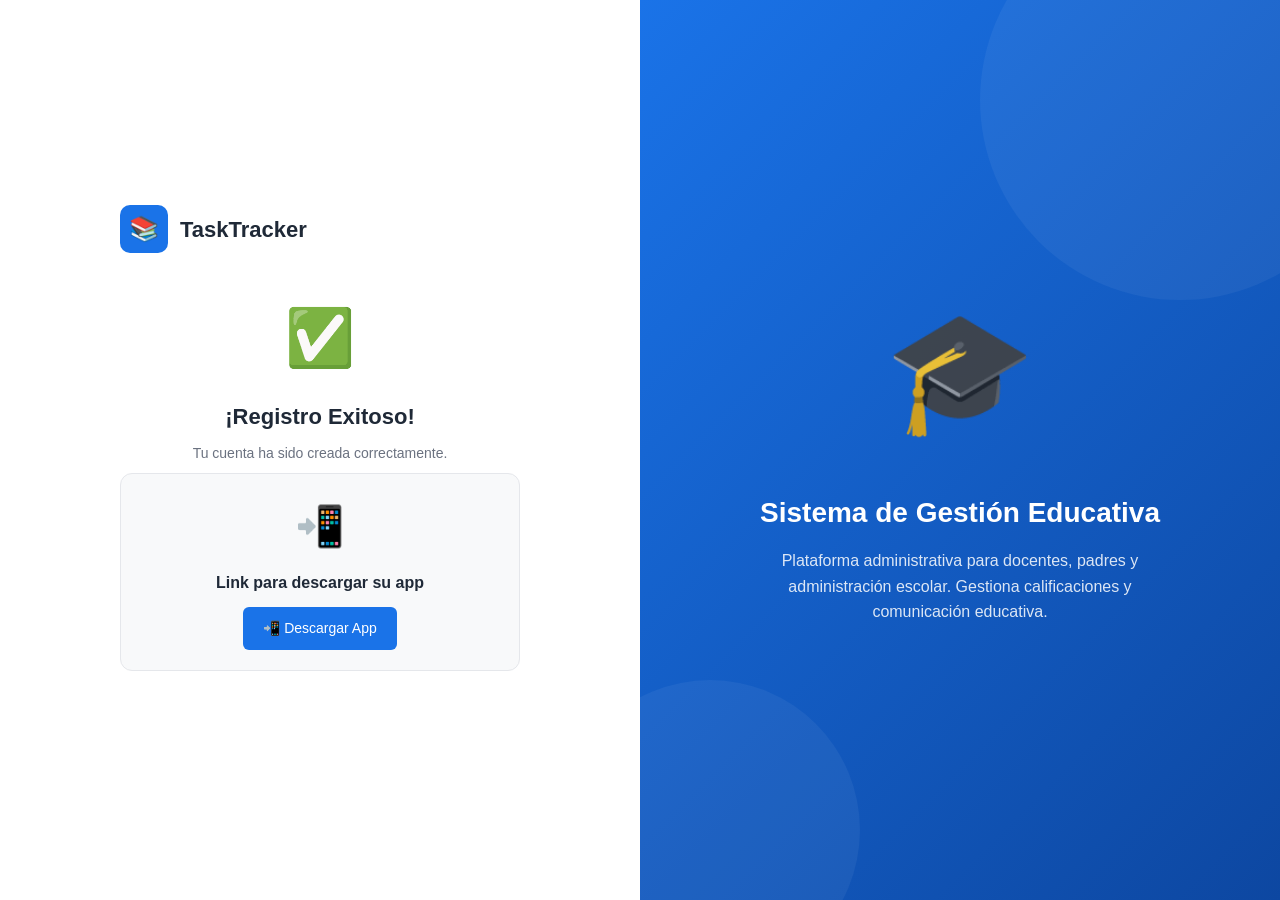
<file: descarga-app.html>
<!DOCTYPE html>
<html lang="es">
<head>
  <meta charset="UTF-8" />
  <meta name="viewport" content="width=device-width, initial-scale=1.0" />
  <title>Registro Exitoso — Sistema de Gestión Educativa</title>
  <link rel="stylesheet" href="assets/css/style.css" />
</head>
<body class="login-page">

  <div class="login-left">
    <div class="login-container">

      <div class="login-logo">
        <div class="login-logo-icon">📚</div>
        <span class="login-logo-text">TaskTracker</span>
      </div>

      <div id="successContainer" style="text-align: center;">
        <div style="font-size: 56px; margin-bottom: 16px;">✅</div>
        <h2 style="font-size: 22px; font-weight: 700; margin-bottom: 8px; color: var(--text-primary);">¡Registro Exitoso!</h2>
        <p style="font-size: 14px; color: var(--text-secondary); margin-bottom: 8px; line-height: 1.6;" id="mensajeExito">
          Tu cuenta ha sido creada correctamente.
        </p>

        <div id="downloadSection" style="background: var(--bg-secondary); border-radius: 12px; padding: 20px; margin-bottom: 24px; border: 1px solid var(--border-color);">
          <div style="font-size: 40px; margin-bottom: 12px;" id="iconoDescarga">📲</div>
          <h3 style="font-size: 16px; font-weight: 600; margin-bottom: 12px; color: var(--text-primary);">
            Link para descargar su app
          </h3>
          <a href="#" id="btnDescarga" class="btn btn-primary" style="text-decoration: none; display: inline-flex; align-items: center; gap: 8px;" onclick="showToast('Enlace de descarga disponible próximamente')">
            📲 Descargar App
          </a>
        </div>

      </div>

    </div>
  </div>

  <div class="login-right">
    <div class="login-illustration">
      <div class="login-illustration-icon">🎓</div>
      <h2>Sistema de Gestión Educativa</h2>
      <p>
        Plataforma administrativa para docentes, padres y administración escolar.
        Gestiona calificaciones y comunicación educativa.
      </p>
    </div>
  </div>

  <script src="assets/js/main.js"></script>
  <script>
    document.addEventListener('DOMContentLoaded', function () {
      var params = new URLSearchParams(window.location.search)
      var rol = params.get('rol') || ''
      var icono = document.getElementById('iconoDescarga')
      var btnDescarga = document.getElementById('btnDescarga')

      if (rol === 'DOCENTE') {
        icono.textContent = '👨‍🏫'
        btnDescarga.innerHTML = '📲 Descargar App Docente'
      } else if (rol === 'PADRE') {
        icono.textContent = '👪'
        btnDescarga.innerHTML = '📲 Descargar App Padres de Familia'
      }
    })
  </script>
</body>
</html>
</file>
<file: assets/css/style.css>
/* ==========================================================
   Sistema de Gestión Educativa
   Estilos Globales Compartidos
   Inspirado en: Microsoft Teams, Google Classroom, Material Design
   ========================================================== */

/* ----- Variables CSS (Tema Claro por defecto) ----- */
:root {
  --primary: #1a73e8;
  --primary-dark: #1557b0;
  --primary-light: #e8f0fe;
  --secondary: #34a853;
  --secondary-light: #e6f4ea;
  --warning: #fbbc04;
  --warning-light: #fef7e0;
  --danger: #ea4335;
  --danger-light: #fce8e6;
  --info: #4285f4;

  --bg-primary: #ffffff;
  --bg-secondary: #f8f9fa;
  --bg-sidebar: #1e293b;
  --bg-sidebar-hover: #334155;
  --bg-sidebar-active: #1a73e8;
  --bg-card: #ffffff;
  --bg-modal-overlay: rgba(0, 0, 0, 0.5);
  --bg-input: #f1f3f4;

  --text-primary: #1f2937;
  --text-secondary: #6b7280;
  --text-light: #9ca3af;
  --text-white: #ffffff;
  --text-sidebar: #cbd5e1;
  --text-sidebar-active: #ffffff;

  --border-color: #e5e7eb;
  --border-light: #f3f4f6;
  --shadow-sm: 0 1px 3px rgba(0, 0, 0, 0.08);
  --shadow-md: 0 4px 12px rgba(0, 0, 0, 0.1);
  --shadow-lg: 0 8px 30px rgba(0, 0, 0, 0.12);
  --radius-sm: 6px;
  --radius-md: 10px;
  --radius-lg: 16px;
  --radius-xl: 20px;

  --sidebar-width: 260px;
  --sidebar-collapsed: 70px;
  --navbar-height: 64px;
  --transition: 0.3s cubic-bezier(0.4, 0, 0.2, 1);
}

/* ----- Tema Oscuro ----- */
[data-theme="dark"] {
  --bg-primary: #0f172a;
  --bg-secondary: #1e293b;
  --bg-sidebar: #0b1120;
  --bg-sidebar-hover: #1e293b;
  --bg-card: #1e293b;
  --bg-input: #334155;

  --text-primary: #f1f5f9;
  --text-secondary: #94a3b8;
  --text-light: #64748b;
  --text-sidebar: #94a3b8;

  --border-color: #334155;
  --border-light: #1e293b;
  --shadow-sm: 0 1px 3px rgba(0, 0, 0, 0.3);
  --shadow-md: 0 4px 12px rgba(0, 0, 0, 0.4);
  --shadow-lg: 0 8px 30px rgba(0, 0, 0, 0.5);
}

/* ----- Reset y Base ----- */
*, *::before, *::after {
  margin: 0;
  padding: 0;
  box-sizing: border-box;
}

html {
  font-size: 16px;
  scroll-behavior: smooth;
}

body {
  font-family: 'Segoe UI', -apple-system, BlinkMacSystemFont, 'Roboto', 'Helvetica Neue', Arial, sans-serif;
  background: var(--bg-secondary);
  color: var(--text-primary);
  line-height: 1.6;
  overflow-x: hidden;
  transition: background var(--transition), color var(--transition);
}

a {
  text-decoration: none;
  color: inherit;
}

ul, ol {
  list-style: none;
}

img {
  max-width: 100%;
  height: auto;
  display: block;
}

button {
  cursor: pointer;
  border: none;
  background: none;
  font-family: inherit;
  font-size: inherit;
  color: inherit;
}

input, select, textarea {
  font-family: inherit;
  font-size: inherit;
  outline: none;
  border: none;
}

/* ----- Scrollbar personalizada ----- */
::-webkit-scrollbar {
  width: 6px;
  height: 6px;
}

::-webkit-scrollbar-track {
  background: var(--bg-secondary);
}

::-webkit-scrollbar-thumb {
  background: var(--text-light);
  border-radius: 3px;
}

::-webkit-scrollbar-thumb:hover {
  background: var(--text-secondary);
}

/* ==========================================================
   LAYOUT PRINCIPAL
   ========================================================== */

.app-layout {
  display: flex;
  min-height: 100vh;
}

/* ----- Sidebar ----- */
.sidebar {
  position: fixed;
  top: 0;
  left: 0;
  width: var(--sidebar-width);
  height: 100vh;
  background: var(--bg-sidebar);
  color: var(--text-sidebar);
  display: flex;
  flex-direction: column;
  z-index: 1000;
  transition: width var(--transition);
  overflow: hidden;
}

.sidebar.collapsed {
  width: var(--sidebar-collapsed);
}

.sidebar-header {
  display: flex;
  align-items: center;
  gap: 12px;
  padding: 16px 18px;
  height: var(--navbar-height);
  border-bottom: 1px solid rgba(255, 255, 255, 0.08);
  min-width: max-content;
  width: var(--sidebar-width);
  transition: width var(--transition);
}

.sidebar.collapsed .sidebar-header {
  justify-content: center;
  padding: 16px 0;
}

.sidebar-logo {
  width: 36px;
  height: 36px;
  background: var(--primary);
  border-radius: var(--radius-sm);
  display: flex;
  align-items: center;
  justify-content: center;
  font-size: 18px;
  color: white;
  flex-shrink: 0;
}

.sidebar-brand {
  font-size: 16px;
  font-weight: 600;
  color: var(--text-white);
  white-space: nowrap;
  overflow: hidden;
  transition: opacity var(--transition);
}

.sidebar.collapsed .sidebar-brand {
  opacity: 0;
  width: 0;
}

.sidebar-nav {
  flex: 1;
  overflow-y: auto;
  padding: 12px 0;
}

.nav-section {
  padding: 0 16px;
  margin-bottom: 4px;
}

.sidebar.collapsed .nav-section {
  padding: 0;
  display: flex;
  justify-content: center;
}

.nav-label {
  font-size: 11px;
  text-transform: uppercase;
  letter-spacing: 0.5px;
  color: var(--text-light);
  padding: 8px 12px 4px;
  white-space: nowrap;
  overflow: hidden;
  transition: opacity var(--transition);
}

.sidebar.collapsed .nav-label {
  opacity: 0;
  width: 0;
  padding: 0;
  height: 0;
}

.nav-item {
  display: flex;
  align-items: center;
  gap: 12px;
  padding: 10px 12px;
  border-radius: var(--radius-sm);
  color: var(--text-sidebar);
  transition: all 0.2s ease;
  white-space: nowrap;
  cursor: pointer;
  margin: 2px 0;
  min-width: max-content;
  width: calc(var(--sidebar-width) - 32px);
}

.sidebar.collapsed .nav-item {
  width: 44px;
  padding: 10px;
  justify-content: center;
  margin: 2px auto;
}

.nav-item:hover {
  background: var(--bg-sidebar-hover);
  color: var(--text-white);
}

.nav-item.active {
  background: var(--bg-sidebar-active);
  color: var(--text-sidebar-active);
}

.nav-item .nav-icon {
  font-size: 20px;
  width: 24px;
  text-align: center;
  flex-shrink: 0;
}

.nav-item .nav-text {
  font-size: 14px;
  font-weight: 500;
  overflow: hidden;
  transition: opacity var(--transition);
}

.sidebar.collapsed .nav-item .nav-text {
  opacity: 0;
  width: 0;
}

.nav-item .nav-badge {
  margin-left: auto;
  background: var(--danger);
  color: white;
  font-size: 11px;
  padding: 2px 7px;
  border-radius: 10px;
  font-weight: 600;
  transition: opacity var(--transition);
}

.sidebar.collapsed .nav-item .nav-badge {
  opacity: 0;
  width: 0;
  padding: 0;
}

.sidebar-footer {
  padding: 12px 16px;
  border-top: 1px solid rgba(255, 255, 255, 0.08);
  min-width: max-content;
  width: var(--sidebar-width);
}

.sidebar.collapsed .sidebar-footer {
  padding: 12px 0;
  display: flex;
  justify-content: center;
}

/* ----- Toggle Sidebar Button ----- */
.sidebar-toggle {
  position: fixed;
  top: 14px;
  left: calc(var(--sidebar-width) + 12px);
  z-index: 1001;
  width: 36px;
  height: 36px;
  border-radius: 50%;
  background: var(--bg-card);
  box-shadow: var(--shadow-md);
  display: flex;
  align-items: center;
  justify-content: center;
  transition: all var(--transition);
  color: var(--text-secondary);
  border: 1px solid var(--border-color);
}

.sidebar-toggle:hover {
  background: var(--primary);
  color: white;
  transform: scale(1.05);
}

.sidebar.collapsed ~ .sidebar-toggle {
  left: calc(var(--sidebar-collapsed) + 12px);
}

.sidebar-toggle .toggle-icon {
  font-size: 18px;
  transition: transform var(--transition);
}

.sidebar.collapsed ~ .sidebar-toggle .toggle-icon {
  transform: rotate(180deg);
}

/* ----- Main Content ----- */
.main-content {
  flex: 1;
  margin-left: var(--sidebar-width);
  transition: margin-left var(--transition);
  min-height: 100vh;
  display: flex;
  flex-direction: column;
}

.sidebar.collapsed ~ .main-content {
  margin-left: var(--sidebar-collapsed);
}

/* ----- Navbar Superior ----- */
.navbar {
  height: var(--navbar-height);
  background: var(--bg-card);
  border-bottom: 1px solid var(--border-color);
  display: flex;
  align-items: center;
  justify-content: space-between;
  padding: 0 24px;
  position: sticky;
  top: 0;
  z-index: 100;
  box-shadow: var(--shadow-sm);
}

.navbar-left {
  display: flex;
  align-items: center;
  gap: 16px;
}

.navbar-right {
  display: flex;
  align-items: center;
  gap: 8px;
}

.navbar-search {
  display: flex;
  align-items: center;
  background: var(--bg-input);
  border-radius: var(--radius-sm);
  padding: 0 12px;
  gap: 8px;
  width: 280px;
  transition: width var(--transition);
}

.navbar-search:focus-within {
  width: 320px;
  background: var(--bg-card);
  box-shadow: 0 0 0 2px var(--primary);
}

.navbar-search input {
  background: transparent;
  padding: 8px 0;
  width: 100%;
  color: var(--text-primary);
}

.navbar-search .search-icon {
  color: var(--text-light);
  font-size: 18px;
}

.navbar-btn {
  width: 38px;
  height: 38px;
  border-radius: 50%;
  display: flex;
  align-items: center;
  justify-content: center;
  transition: background 0.2s;
  font-size: 20px;
  color: var(--text-secondary);
  position: relative;
}

.navbar-btn:hover {
  background: var(--bg-secondary);
}

.navbar-btn .badge-dot {
  position: absolute;
  top: 6px;
  right: 6px;
  width: 8px;
  height: 8px;
  background: var(--danger);
  border-radius: 50%;
  border: 2px solid var(--bg-card);
}

.navbar-user {
  display: flex;
  align-items: center;
  gap: 10px;
  padding: 4px 10px 4px 4px;
  border-radius: var(--radius-md);
  cursor: pointer;
  transition: background 0.2s;
}

.navbar-user:hover {
  background: var(--bg-secondary);
}

.navbar-avatar {
  width: 32px;
  height: 32px;
  border-radius: 50%;
  background: var(--primary);
  color: white;
  display: flex;
  align-items: center;
  justify-content: center;
  font-size: 14px;
  font-weight: 600;
}

.navbar-user-info {
  line-height: 1.3;
}

.navbar-user-name {
  font-size: 13px;
  font-weight: 600;
  color: var(--text-primary);
}

.navbar-user-role {
  font-size: 11px;
  color: var(--text-light);
}

/* ----- Page Content ----- */
.page-content {
  padding: 24px;
  flex: 1;
}

.page-header {
  display: flex;
  align-items: center;
  justify-content: space-between;
  margin-bottom: 24px;
  flex-wrap: wrap;
  gap: 12px;
}

.page-title {
  font-size: 24px;
  font-weight: 700;
  color: var(--text-primary);
}

.page-subtitle {
  font-size: 14px;
  color: var(--text-secondary);
  margin-top: 4px;
}

.page-actions {
  display: flex;
  gap: 8px;
  align-items: center;
}

/* ==========================================================
   COMPONENTES
   ========================================================== */

/* ----- Botones ----- */
.btn {
  display: inline-flex;
  align-items: center;
  justify-content: center;
  gap: 8px;
  padding: 10px 20px;
  border-radius: var(--radius-sm);
  font-size: 14px;
  font-weight: 500;
  transition: all 0.2s ease;
  white-space: nowrap;
}

.btn-sm {
  padding: 6px 12px;
  font-size: 13px;
}

.btn-lg {
  padding: 14px 28px;
  font-size: 16px;
}

.btn-primary {
  background: var(--primary);
  color: white;
}

.btn-primary:hover {
  background: var(--primary-dark);
  box-shadow: var(--shadow-md);
  transform: translateY(-1px);
}

.btn-secondary {
  background: var(--bg-secondary);
  color: var(--text-primary);
  border: 1px solid var(--border-color);
}

.btn-secondary:hover {
  background: var(--border-color);
}

.btn-success {
  background: var(--secondary);
  color: white;
}

.btn-success:hover {
  background: #2d9247;
  box-shadow: var(--shadow-md);
  transform: translateY(-1px);
}

.btn-danger {
  background: var(--danger);
  color: white;
}

.btn-danger:hover {
  background: #d33426;
  box-shadow: var(--shadow-md);
  transform: translateY(-1px);
}

.btn-warning {
  background: var(--warning);
  color: #1f2937;
}

.btn-warning:hover {
  background: #e5a800;
  box-shadow: var(--shadow-md);
}

.btn-icon {
  width: 36px;
  height: 36px;
  padding: 0;
  border-radius: 50%;
  display: inline-flex;
  align-items: center;
  justify-content: center;
}

.btn-outline {
  background: transparent;
  border: 1px solid var(--border-color);
  color: var(--text-primary);
}

.btn-outline:hover {
  background: var(--bg-secondary);
}

/* ----- Tarjetas ----- */
.card {
  background: var(--bg-card);
  border-radius: var(--radius-md);
  box-shadow: var(--shadow-sm);
  border: 1px solid var(--border-color);
  transition: all 0.3s ease;
}

.card:hover {
  box-shadow: var(--shadow-md);
}

.card-header {
  padding: 16px 20px;
  border-bottom: 1px solid var(--border-color);
  display: flex;
  align-items: center;
  justify-content: space-between;
}

.card-title {
  font-size: 16px;
  font-weight: 600;
}

.card-body {
  padding: 20px;
}

.card-footer {
  padding: 14px 20px;
  border-top: 1px solid var(--border-color);
}

/* ----- Tarjetas de Estadísticas ----- */
.stats-grid {
  display: grid;
  grid-template-columns: repeat(auto-fit, minmax(220px, 1fr));
  gap: 20px;
  margin-bottom: 24px;
}

.stat-card {
  background: var(--bg-card);
  border-radius: var(--radius-md);
  padding: 20px;
  border: 1px solid var(--border-color);
  box-shadow: var(--shadow-sm);
  transition: all 0.3s ease;
  display: flex;
  align-items: flex-start;
  gap: 16px;
}

.stat-card:hover {
  box-shadow: var(--shadow-md);
  transform: translateY(-2px);
}

.stat-icon {
  width: 48px;
  height: 48px;
  border-radius: var(--radius-sm);
  display: flex;
  align-items: center;
  justify-content: center;
  font-size: 22px;
  flex-shrink: 0;
}

.stat-icon.blue {
  background: var(--primary-light);
  color: var(--primary);
}

.stat-icon.green {
  background: var(--secondary-light);
  color: var(--secondary);
}

.stat-icon.yellow {
  background: var(--warning-light);
  color: #d97706;
}

.stat-icon.red {
  background: var(--danger-light);
  color: var(--danger);
}

.stat-icon.indigo {
  background: #eef2ff;
  color: #4f46e5;
}

.stat-info {
  flex: 1;
  min-width: 0;
}

.stat-label {
  font-size: 13px;
  color: var(--text-secondary);
  font-weight: 500;
}

.stat-value {
  font-size: 28px;
  font-weight: 700;
  color: var(--text-primary);
  margin: 2px 0;
  line-height: 1.2;
}

.stat-change {
  font-size: 12px;
  font-weight: 500;
  display: inline-flex;
  align-items: center;
  gap: 3px;
}

.stat-change.up {
  color: var(--secondary);
}

.stat-change.down {
  color: var(--danger);
}

/* ----- Tablas ----- */
.table-container {
  overflow-x: auto;
  border-radius: var(--radius-md);
  border: 1px solid var(--border-color);
}

.table {
  width: 100%;
  border-collapse: collapse;
  background: var(--bg-card);
}

.table th {
  background: var(--bg-secondary);
  padding: 12px 16px;
  text-align: left;
  font-size: 12px;
  font-weight: 600;
  text-transform: uppercase;
  letter-spacing: 0.3px;
  color: var(--text-secondary);
  border-bottom: 1px solid var(--border-color);
  white-space: nowrap;
}

.table td {
  padding: 12px 16px;
  font-size: 14px;
  border-bottom: 1px solid var(--border-light);
  color: var(--text-primary);
}

.table tbody tr {
  transition: background 0.2s;
}

.table tbody tr:hover {
  background: var(--bg-secondary);
}

.table tbody tr:last-child td {
  border-bottom: none;
}

/* ----- Estados / Badges ----- */
.status {
  display: inline-flex;
  align-items: center;
  gap: 5px;
  padding: 4px 11px;
  border-radius: 20px;
  font-size: 12px;
  font-weight: 500;
}

.status-dot {
  width: 7px;
  height: 7px;
  border-radius: 50%;
}

.status-active {
  background: var(--secondary-light);
  color: var(--secondary);
}

.status-active .status-dot {
  background: var(--secondary);
}

.status-inactive {
  background: var(--border-color);
  color: var(--text-light);
}

.status-inactive .status-dot {
  background: var(--text-light);
}

.status-pending {
  background: var(--warning-light);
  color: #b45309;
}

.status-pending .status-dot {
  background: #f59e0b;
}

.status-late {
  background: var(--danger-light);
  color: var(--danger);
}

.status-late .status-dot {
  background: var(--danger);
}

.status-delivered {
  background: var(--secondary-light);
  color: var(--secondary);
}

.status-delivered .status-dot {
  background: var(--secondary);
}

/* ----- Formularios ----- */
.form-group {
  margin-bottom: 16px;
}

.form-label {
  display: block;
  font-size: 13px;
  font-weight: 600;
  color: var(--text-secondary);
  margin-bottom: 6px;
}

.form-input {
  width: 100%;
  padding: 10px 14px;
  background: var(--bg-input);
  border: 1px solid var(--border-color);
  border-radius: var(--radius-sm);
  color: var(--text-primary);
  transition: all 0.2s;
}

.form-input:focus {
  border-color: var(--primary);
  box-shadow: 0 0 0 3px rgba(26, 115, 232, 0.15);
  background: var(--bg-card);
}

.form-select {
  width: 100%;
  padding: 10px 14px;
  background: var(--bg-input);
  border: 1px solid var(--border-color);
  border-radius: var(--radius-sm);
  color: var(--text-primary);
  cursor: pointer;
  appearance: none;
  background-image: url("data:image/svg+xml,%3Csvg xmlns='http://www.w3.org/2000/svg' width='12' height='12' viewBox='0 0 24 24' fill='none' stroke='%236b7280' stroke-width='2' stroke-linecap='round' stroke-linejoin='round'%3E%3Cpolyline points='6 9 12 15 18 9'%3E%3C/polyline%3E%3C/svg%3E");
  background-repeat: no-repeat;
  background-position: right 12px center;
  padding-right: 36px;
}

.form-select:focus {
  border-color: var(--primary);
  box-shadow: 0 0 0 3px rgba(26, 115, 232, 0.15);
}

.form-textarea {
  width: 100%;
  padding: 10px 14px;
  background: var(--bg-input);
  border: 1px solid var(--border-color);
  border-radius: var(--radius-sm);
  color: var(--text-primary);
  resize: vertical;
  min-height: 100px;
  transition: all 0.2s;
}

.form-textarea:focus {
  border-color: var(--primary);
  box-shadow: 0 0 0 3px rgba(26, 115, 232, 0.15);
  background: var(--bg-card);
}

.form-row {
  display: grid;
  grid-template-columns: 1fr 1fr;
  gap: 16px;
}

/* ----- Modal ----- */
.modal-overlay {
  position: fixed;
  top: 0;
  left: 0;
  width: 100%;
  height: 100%;
  background: var(--bg-modal-overlay);
  z-index: 2000;
  display: none;
  align-items: center;
  justify-content: center;
  animation: fadeIn 0.2s ease;
}

.modal-overlay.show {
  display: flex;
}

.modal {
  background: var(--bg-card);
  border-radius: var(--radius-lg);
  width: 90%;
  max-width: 520px;
  max-height: 90vh;
  overflow-y: auto;
  box-shadow: var(--shadow-lg);
  animation: scaleIn 0.3s ease;
}

.modal-header {
  padding: 20px 24px;
  border-bottom: 1px solid var(--border-color);
  display: flex;
  align-items: center;
  justify-content: space-between;
}

.modal-title {
  font-size: 18px;
  font-weight: 600;
}

.modal-close {
  width: 32px;
  height: 32px;
  border-radius: 50%;
  display: flex;
  align-items: center;
  justify-content: center;
  font-size: 20px;
  color: var(--text-secondary);
  transition: all 0.2s;
}

.modal-close:hover {
  background: var(--bg-secondary);
  color: var(--text-primary);
}

.modal-footer .modal-close {
  width: auto;
  height: auto;
  border-radius: var(--radius-sm);
  display: inline-flex;
  font-size: 14px;
  padding: 10px 20px;
}

.modal-body {
  padding: 24px;
}

.modal-footer {
  padding: 16px 24px;
  border-top: 1px solid var(--border-color);
  display: flex;
  justify-content: flex-end;
  gap: 12px;
  flex-wrap: wrap;
}

/* ----- Barra de Búsqueda y Filtros ----- */
.search-bar {
  display: flex;
  align-items: center;
  gap: 12px;
  flex-wrap: wrap;
}

.search-input-group {
  display: flex;
  align-items: center;
  background: var(--bg-input);
  border-radius: var(--radius-sm);
  padding: 0 12px;
  gap: 8px;
  flex: 1;
  min-width: 200px;
  max-width: 360px;
  border: 1px solid transparent;
  transition: all 0.2s;
}

.search-input-group:focus-within {
  border-color: var(--primary);
  background: var(--bg-card);
  box-shadow: 0 0 0 3px rgba(26, 115, 232, 0.15);
}

.search-input-group input {
  background: transparent;
  padding: 10px 0;
  width: 100%;
  color: var(--text-primary);
}

.search-input-group .input-icon {
  color: var(--text-light);
  font-size: 18px;
}

.filter-group {
  display: flex;
  align-items: center;
  gap: 8px;
}

/* ----- Tabs ----- */
.tabs {
  display: flex;
  border-bottom: 1px solid var(--border-color);
  gap: 0;
  margin-bottom: 20px;
}

.tab-item {
  padding: 12px 20px;
  font-size: 14px;
  font-weight: 500;
  color: var(--text-secondary);
  cursor: pointer;
  border-bottom: 2px solid transparent;
  transition: all 0.2s;
  white-space: nowrap;
}

.tab-item:hover {
  color: var(--text-primary);
  background: var(--bg-secondary);
}

.tab-item.active {
  color: var(--primary);
  border-bottom-color: var(--primary);
}

.tab-content {
  display: none;
}

.tab-content.active {
  display: block;
  animation: fadeIn 0.3s ease;
}

/* ----- Dropdown ----- */
.dropdown {
  position: relative;
  display: inline-block;
}

.dropdown-menu {
  position: absolute;
  top: calc(100% + 6px);
  right: 0;
  background: var(--bg-card);
  border: 1px solid var(--border-color);
  border-radius: var(--radius-md);
  box-shadow: var(--shadow-lg);
  min-width: 200px;
  padding: 6px;
  z-index: 500;
  display: none;
  animation: scaleIn 0.2s ease;
}

.dropdown-menu.show {
  display: block;
}

.dropdown-item {
  display: flex;
  align-items: center;
  gap: 10px;
  padding: 10px 12px;
  border-radius: var(--radius-sm);
  font-size: 14px;
  color: var(--text-primary);
  transition: background 0.2s;
  cursor: pointer;
}

.dropdown-item:hover {
  background: var(--bg-secondary);
}

.dropdown-divider {
  height: 1px;
  background: var(--border-color);
  margin: 4px 0;
}

/* ----- Tarjetas de Docentes/Alumnos ----- */
.profile-cards {
  display: grid;
  grid-template-columns: repeat(auto-fill, minmax(280px, 1fr));
  gap: 20px;
}

.profile-card {
  background: var(--bg-card);
  border-radius: var(--radius-md);
  border: 1px solid var(--border-color);
  box-shadow: var(--shadow-sm);
  padding: 24px;
  text-align: center;
  transition: all 0.3s ease;
}

.profile-card:hover {
  box-shadow: var(--shadow-md);
  transform: translateY(-3px);
}

.profile-avatar {
  width: 72px;
  height: 72px;
  border-radius: 50%;
  margin: 0 auto 12px;
  display: flex;
  align-items: center;
  justify-content: center;
  font-size: 28px;
  color: white;
  font-weight: 600;
}

.profile-name {
  font-size: 16px;
  font-weight: 600;
  margin-bottom: 2px;
}

.profile-role {
  font-size: 13px;
  color: var(--text-secondary);
  margin-bottom: 8px;
}

.profile-info {
  font-size: 13px;
  color: var(--text-secondary);
  display: flex;
  flex-direction: column;
  gap: 4px;
  margin: 12px 0;
}

.profile-info span {
  display: flex;
  align-items: center;
  justify-content: center;
  gap: 6px;
}

.profile-actions {
  display: flex;
  gap: 6px;
  justify-content: center;
  margin-top: 12px;
}

/* ----- Alertas ----- */
.alert {
  padding: 14px 18px;
  border-radius: var(--radius-sm);
  display: flex;
  align-items: flex-start;
  gap: 12px;
  font-size: 14px;
  margin-bottom: 16px;
  animation: slideIn 0.3s ease;
}

.alert-icon {
  font-size: 20px;
  flex-shrink: 0;
  margin-top: 1px;
}

.alert-content {
  flex: 1;
}

.alert-title {
  font-weight: 600;
  margin-bottom: 2px;
}

.alert-success {
  background: var(--secondary-light);
  color: #166534;
  border-left: 4px solid var(--secondary);
}

.alert-danger {
  background: var(--danger-light);
  color: #991b1b;
  border-left: 4px solid var(--danger);
}

.alert-warning {
  background: var(--warning-light);
  color: #92400e;
  border-left: 4px solid var(--warning);
}

.alert-info {
  background: var(--primary-light);
  color: #1e40af;
  border-left: 4px solid var(--primary);
}

.alert-close {
  margin-left: auto;
  cursor: pointer;
  font-size: 18px;
  opacity: 0.7;
}

.alert-close:hover {
  opacity: 1;
}

[data-theme="dark"] .alert-success {
  background: #064e3b;
  color: #6ee7b7;
}

[data-theme="dark"] .alert-danger {
  background: #7f1d1d;
  color: #fca5a5;
}

[data-theme="dark"] .alert-warning {
  background: #78350f;
  color: #fcd34d;
}

[data-theme="dark"] .alert-info {
  background: #1e3a5f;
  color: #93c5fd;
}

/* ----- Notificaciones ----- */
.notification-list {
  display: flex;
  flex-direction: column;
  gap: 12px;
}

.notification-list.refreshing {
  opacity: 0.6;
  transition: opacity 0.2s;
}

.notification-item {
  display: flex;
  gap: 14px;
  padding: 16px;
  background: var(--bg-card);
  border-radius: var(--radius-md);
  border: 1px solid var(--border-color);
  transition: all 0.2s;
  cursor: pointer;
}

.notification-item:hover {
  box-shadow: var(--shadow-sm);
  background: var(--bg-secondary);
}

.notification-item.unread {
  border-left: 3px solid var(--primary);
  background: var(--primary-light);
}

.notification-icon {
  width: 40px;
  height: 40px;
  border-radius: 50%;
  display: flex;
  align-items: center;
  justify-content: center;
  font-size: 18px;
  flex-shrink: 0;
}

.notification-content {
  flex: 1;
  min-width: 0;
}

.notification-text {
  font-size: 14px;
  color: var(--text-primary);
  margin-bottom: 2px;
}

.notification-time {
  font-size: 12px;
  color: var(--text-light);
}

[data-theme="dark"] .notification-item.unread {
  background: rgba(26, 115, 232, 0.1);
}

/* ----- Calendario ----- */
.calendar {
  background: var(--bg-card);
  border-radius: var(--radius-md);
  border: 1px solid var(--border-color);
  overflow: hidden;
}

.calendar-header {
  display: flex;
  align-items: center;
  justify-content: space-between;
  padding: 16px 20px;
  border-bottom: 1px solid var(--border-color);
}

.calendar-title {
  font-size: 18px;
  font-weight: 600;
}

.calendar-nav {
  display: flex;
  gap: 4px;
}

.calendar-grid {
  display: grid;
  grid-template-columns: repeat(7, 1fr);
}

.calendar-weekday {
  padding: 10px;
  text-align: center;
  font-size: 12px;
  font-weight: 600;
  color: var(--text-secondary);
  text-transform: uppercase;
  border-bottom: 1px solid var(--border-light);
}

.calendar-day {
  padding: 8px;
  text-align: center;
  font-size: 14px;
  color: var(--text-primary);
  border-bottom: 1px solid var(--border-light);
  border-right: 1px solid var(--border-light);
  min-height: 80px;
  position: relative;
  cursor: pointer;
  transition: background 0.2s;
}

.calendar-day:nth-child(7n) {
  border-right: none;
}

.calendar-day:hover {
  background: var(--bg-secondary);
}

.calendar-day.other-month {
  color: var(--text-light);
}

.calendar-day.today {
  background: var(--primary-light);
  font-weight: 600;
}

.calendar-day .day-number {
  margin-bottom: 4px;
}

.calendar-event {
  font-size: 10px;
  padding: 2px 5px;
  border-radius: 3px;
  margin: 2px 0;
  color: white;
  cursor: pointer;
  white-space: nowrap;
  overflow: hidden;
  text-overflow: ellipsis;
}

.event-blue {
  background: var(--primary);
}

.event-green {
  background: var(--secondary);
}

.event-yellow {
  background: #d97706;
}

.event-red {
  background: var(--danger);
}

.event-purple {
  background: #7c3aed;
}

/* ----- Gráficas Falsas ----- */
.chart-container {
  padding: 16px 0;
}

.chart-bar-group {
  display: flex;
  align-items: flex-end;
  gap: 8px;
  height: 180px;
  padding: 0 8px;
}

.chart-bar {
  flex: 1;
  min-width: 20px;
  border-radius: 4px 4px 0 0;
  transition: height 1s ease;
  position: relative;
}

.chart-bar:hover {
  opacity: 0.8;
}

.chart-bar .chart-tooltip {
  position: absolute;
  top: -28px;
  left: 50%;
  transform: translateX(-50%);
  background: var(--text-primary);
  color: var(--bg-primary);
  font-size: 11px;
  padding: 3px 8px;
  border-radius: 4px;
  opacity: 0;
  transition: opacity 0.2s;
  white-space: nowrap;
}

.chart-bar:hover .chart-tooltip {
  opacity: 1;
}

.chart-labels {
  display: flex;
  gap: 8px;
  margin-top: 8px;
}

.chart-label {
  flex: 1;
  text-align: center;
  font-size: 11px;
  color: var(--text-light);
}

/* ----- Gráfica de Dona ----- */
.donut-chart {
  width: 160px;
  height: 160px;
  border-radius: 50%;
  position: relative;
  margin: 0 auto;
}

.donut-center {
  position: absolute;
  top: 50%;
  left: 50%;
  transform: translate(-50%, -50%);
  text-align: center;
}

.donut-center-value {
  font-size: 28px;
  font-weight: 700;
  line-height: 1;
}

.donut-center-label {
  font-size: 12px;
  color: var(--text-secondary);
}

/* ==========================================================
   PANTALLA DE LOGIN
   ========================================================== */

.login-page {
  min-height: 100vh;
  display: flex;
  background: var(--bg-primary);
}

.login-left {
  flex: 1;
  display: flex;
  align-items: center;
  justify-content: center;
  padding: 40px;
}

.login-container {
  width: 100%;
  max-width: 400px;
}

.login-logo {
  display: flex;
  align-items: center;
  gap: 12px;
  margin-bottom: 40px;
}

.login-logo-icon {
  width: 48px;
  height: 48px;
  background: var(--primary);
  border-radius: var(--radius-md);
  display: flex;
  align-items: center;
  justify-content: center;
  font-size: 24px;
  color: white;
}

.login-logo-text {
  font-size: 22px;
  font-weight: 700;
  color: var(--text-primary);
}

.login-title {
  font-size: 28px;
  font-weight: 700;
  color: var(--text-primary);
  margin-bottom: 6px;
}

.login-subtitle {
  font-size: 15px;
  color: var(--text-secondary);
  margin-bottom: 32px;
}

.login-form .form-group {
  margin-bottom: 20px;
}

.login-form .form-label {
  font-size: 14px;
  font-weight: 500;
}

.login-form .form-input {
  padding: 12px 16px;
  font-size: 15px;
  background: var(--bg-input);
}

.login-form .form-input:focus {
  background: var(--bg-card);
}

.login-form .btn {
  width: 100%;
  padding: 14px;
  font-size: 16px;
  font-weight: 600;
  margin-top: 8px;
}

.login-form .btn:hover {
  transform: translateY(-1px);
  box-shadow: var(--shadow-lg);
}

.login-right {
  flex: 1;
  background: linear-gradient(135deg, var(--primary) 0%, #0d47a1 100%);
  display: flex;
  align-items: center;
  justify-content: center;
  padding: 40px;
  position: relative;
  overflow: hidden;
}

.login-right::before {
  content: '';
  position: absolute;
  width: 400px;
  height: 400px;
  border-radius: 50%;
  background: rgba(255, 255, 255, 0.05);
  top: -100px;
  right: -100px;
}

.login-right::after {
  content: '';
  position: absolute;
  width: 300px;
  height: 300px;
  border-radius: 50%;
  background: rgba(255, 255, 255, 0.05);
  bottom: -80px;
  left: -80px;
}

.login-illustration {
  text-align: center;
  color: white;
  position: relative;
  z-index: 1;
}

.login-illustration-icon {
  font-size: 120px;
  margin-bottom: 24px;
  opacity: 0.9;
}

.login-illustration h2 {
  font-size: 28px;
  font-weight: 700;
  margin-bottom: 12px;
}

.login-illustration p {
  font-size: 16px;
  opacity: 0.85;
  max-width: 360px;
  margin: 0 auto;
  line-height: 1.6;
}

/* ==========================================================
   PÁGINA DE CONFIGURACIÓN
   ========================================================== */

.settings-section {
  margin-bottom: 32px;
}

.settings-section-title {
  font-size: 18px;
  font-weight: 600;
  margin-bottom: 16px;
  color: var(--text-primary);
}

.settings-card {
  background: var(--bg-card);
  border-radius: var(--radius-md);
  border: 1px solid var(--border-color);
  padding: 24px;
}

.setting-item {
  display: flex;
  align-items: center;
  justify-content: space-between;
  padding: 14px 0;
  border-bottom: 1px solid var(--border-light);
}

.setting-item:last-child {
  border-bottom: none;
}

.setting-info h4 {
  font-size: 15px;
  font-weight: 500;
  margin-bottom: 2px;
}

.setting-info p {
  font-size: 13px;
  color: var(--text-secondary);
}

/* ----- Toggle Switch ----- */
.toggle-switch {
  position: relative;
  width: 44px;
  height: 24px;
  flex-shrink: 0;
}

.toggle-switch input {
  opacity: 0;
  width: 0;
  height: 0;
}

.toggle-slider {
  position: absolute;
  cursor: pointer;
  top: 0;
  left: 0;
  right: 0;
  bottom: 0;
  background: var(--border-color);
  border-radius: 24px;
  transition: 0.3s;
}

.toggle-slider::before {
  content: '';
  position: absolute;
  height: 18px;
  width: 18px;
  left: 3px;
  bottom: 3px;
  background: white;
  border-radius: 50%;
  transition: 0.3s;
}

.toggle-switch input:checked + .toggle-slider {
  background: var(--primary);
}

.toggle-switch input:checked + .toggle-slider::before {
  transform: translateX(20px);
}

/* ==========================================================
   UTILIDADES
   ========================================================== */

.grid-2 {
  display: grid;
  grid-template-columns: 1fr 1fr;
  gap: 20px;
}

.grid-3 {
  display: grid;
  grid-template-columns: 1fr 1fr 1fr;
  gap: 20px;
}

.grid-4 {
  display: grid;
  grid-template-columns: repeat(auto-fill, minmax(240px, 1fr));
  gap: 20px;
}

.flex-center {
  display: flex;
  align-items: center;
  justify-content: center;
}

.flex-between {
  display: flex;
  align-items: center;
  justify-content: space-between;
}

.flex-gap {
  display: flex;
  align-items: center;
  gap: 8px;
}

.text-nowrap {
  white-space: nowrap;
}

.modal-body .table th,
.modal-body .table td {
  padding: 10px 12px;
  font-size: 13px;
}

.mt-1 { margin-top: 8px; }
.mt-2 { margin-top: 16px; }
.mt-3 { margin-top: 24px; }
.mb-1 { margin-bottom: 8px; }
.mb-2 { margin-bottom: 16px; }
.mb-3 { margin-bottom: 24px; }
.ml-auto { margin-left: auto; }

.text-center { text-align: center; }
.text-right { text-align: right; }
.text-muted { color: var(--text-secondary); }
.text-small { font-size: 13px; }

.w-100 { width: 100%; }

/* ==========================================================
   ANIMACIONES
   ========================================================== */

@keyframes fadeIn {
  from { opacity: 0; }
  to { opacity: 1; }
}

@keyframes scaleIn {
  from {
    opacity: 0;
    transform: scale(0.95);
  }
  to {
    opacity: 1;
    transform: scale(1);
  }
}

@keyframes slideIn {
  from {
    opacity: 0;
    transform: translateY(-10px);
  }
  to {
    opacity: 1;
    transform: translateY(0);
  }
}

@keyframes slideUp {
  from {
    opacity: 0;
    transform: translateY(20px);
  }
  to {
    opacity: 1;
    transform: translateY(0);
  }
}

@keyframes pulse {
  0%, 100% { transform: scale(1); }
  50% { transform: scale(1.05); }
}

@keyframes spin {
  to { transform: rotate(360deg); }
}

.animate-fade-in {
  animation: fadeIn 0.3s ease;
}

.animate-slide-up {
  animation: slideUp 0.4s ease;
}

/* ==========================================================
   RESPONSIVE
   ========================================================== */

@media (max-width: 1024px) {
  .grid-2 {
    grid-template-columns: 1fr;
  }
  .grid-3 {
    grid-template-columns: 1fr 1fr;
  }
  .navbar-search {
    width: 200px;
  }
  .navbar-search:focus-within {
    width: 240px;
  }
}

@media (max-width: 768px) {
  .sidebar {
    width: var(--sidebar-collapsed);
  }
  .sidebar .sidebar-brand,
  .sidebar .nav-label,
  .sidebar .nav-item .nav-text,
  .sidebar .nav-item .nav-badge {
    opacity: 0;
    width: 0;
    padding: 0;
  }
  .sidebar .nav-item {
    width: 44px;
    padding: 10px;
    justify-content: center;
    margin: 2px auto;
  }
  .sidebar .sidebar-header {
    justify-content: center;
    padding: 16px 0;
  }
  .sidebar .sidebar-footer {
    padding: 12px 0;
    display: flex;
    justify-content: center;
  }
  .sidebar .nav-section {
    padding: 0;
    display: flex;
    justify-content: center;
  }
  .main-content {
    margin-left: var(--sidebar-collapsed);
  }
  .sidebar-toggle {
    left: calc(var(--sidebar-collapsed) + 12px);
  }
}

.login-tabs {
  margin-bottom: 28px;
}

.login-tabs .tab-item {
  flex: 1;
  text-align: center;
  font-size: 15px;
  padding: 14px 20px;
}

.login-footer {
  text-align: center;
  margin-top: 16px;
  font-size: 13px;
  color: var(--text-secondary);
}

.login-footer a {
  color: var(--primary);
  font-weight: 500;
  text-decoration: none;
}

.login-footer a:hover {
  text-decoration: underline;
}

@media (max-width: 768px) {
.login-right {
    display: none;
  }
  .login-left {
    padding: 24px;
  }
  .login-container {
    max-width: 100%;
  }

  .page-content {
    padding: 16px;
  }
  .navbar {
    padding: 0 12px;
  }
  .navbar-search {
    width: 140px;
  }
  .navbar-search:focus-within {
    width: 180px;
  }
  .navbar-user-info {
    display: none;
  }
  .stats-grid {
    grid-template-columns: repeat(auto-fit, minmax(160px, 1fr));
    gap: 12px;
  }
  .stat-value {
    font-size: 22px;
  }
  .profile-cards {
    grid-template-columns: 1fr;
  }
  .form-row {
    grid-template-columns: 1fr;
  }
  .grid-3 {
    grid-template-columns: 1fr;
  }
  .grid-4 {
    grid-template-columns: 1fr 1fr;
  }
}

@media (max-width: 480px) {
  .navbar-search {
    width: 100px;
  }
  .navbar-search:focus-within {
    width: 140px;
  }
  .navbar-btn {
    width: 32px;
    height: 32px;
    font-size: 16px;
  }
  .stats-grid {
    grid-template-columns: 1fr;
  }
  .page-title {
    font-size: 20px;
  }
  .search-bar {
    flex-direction: column;
    align-items: stretch;
  }
  .search-input-group {
    max-width: 100%;
  }
  .grid-4 {
    grid-template-columns: 1fr;
  }
  .table th, .table td {
    padding: 8px 10px;
    font-size: 12px;
  }
  .modal {
    width: 95%;
    margin: 10px;
  }
}
</file>
